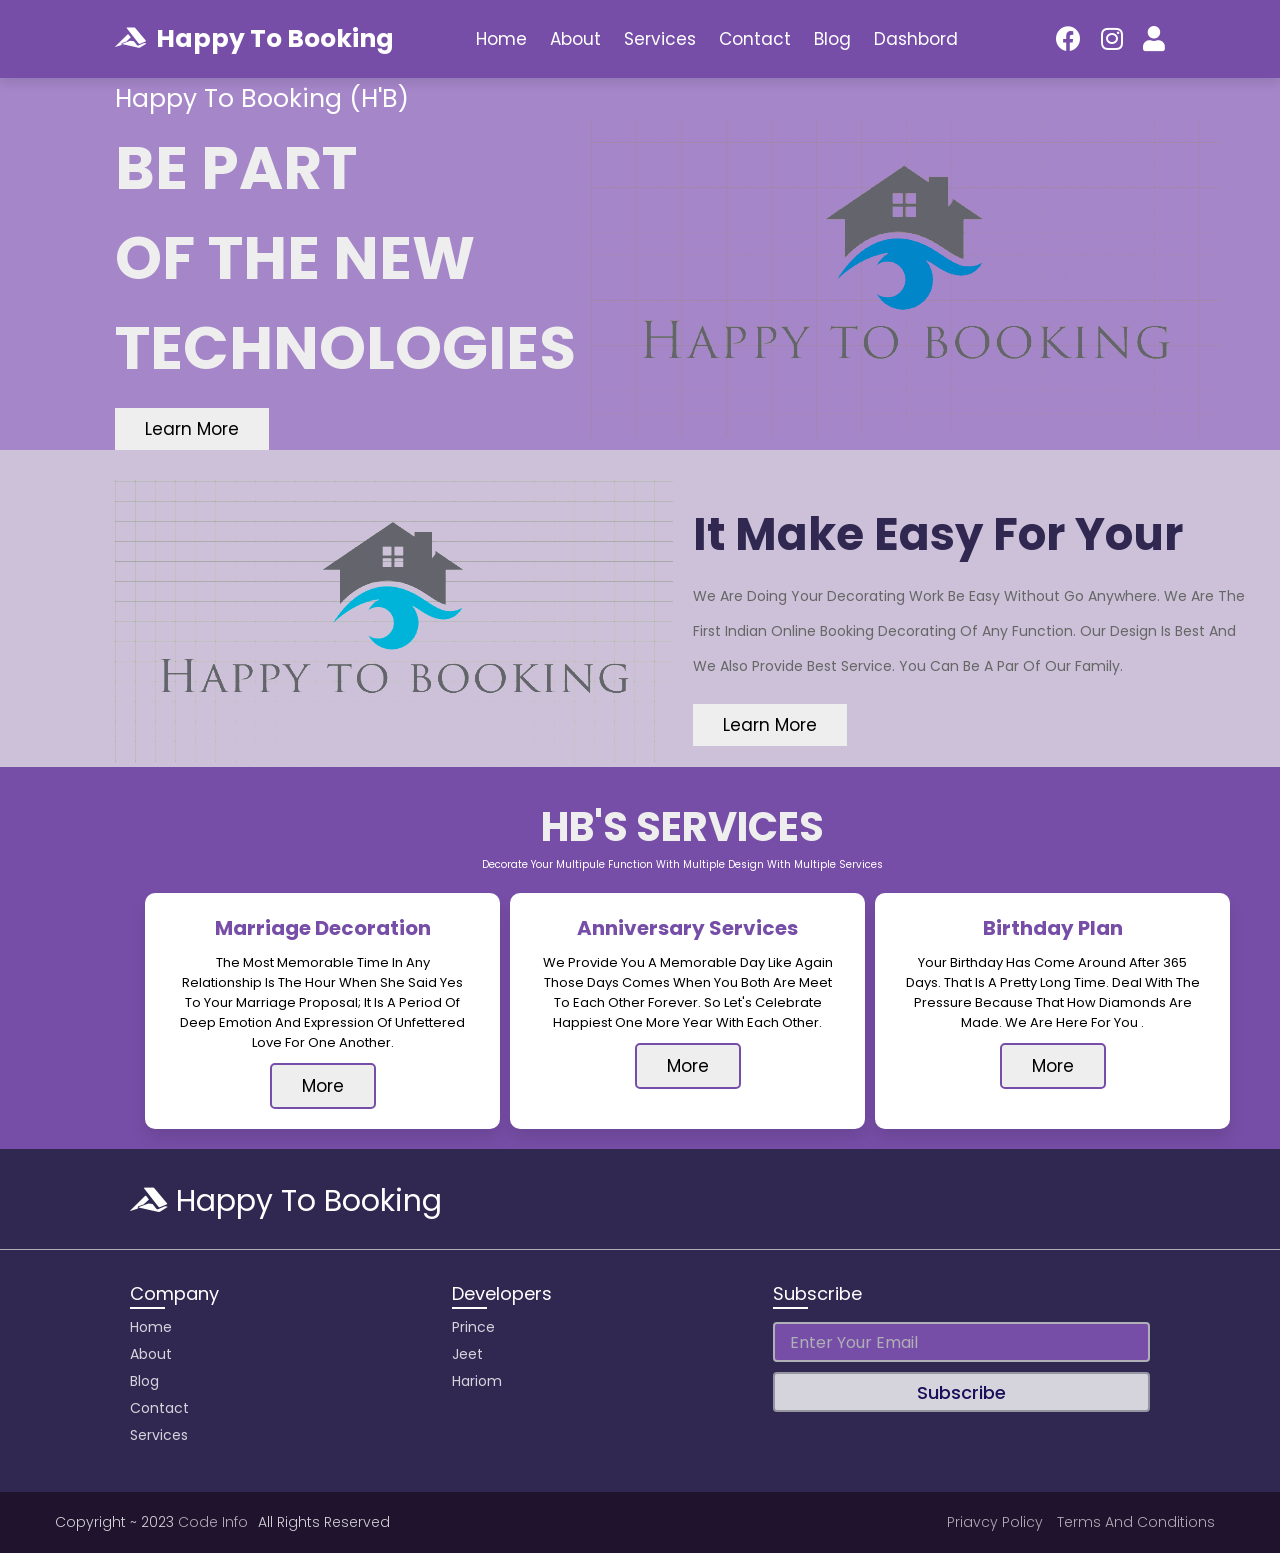
<file: index.html>
<!DOCTYPE html>
<html lang="en">

<head>
  <meta charset="UTF-8" />
  <meta http-equiv="X-UA-Compatible" content="IE=edge" />
  <meta name="viewport" content="width=device-width, initial-scale=1.0" />
  <title>HAPPY-To-BOOKING</title>
  <link rel="stylesheet" href="https://cdnjs.cloudflare.com/ajax/libs/font-awesome/5.15.4/css/all.min.css" />
  <link rel="stylesheet" href="home.css" />
  <link rel="logo" href="img logo.png" type="image/x-icon">
</head>

<body>
  <!-- Header -->
  <header class="header">
    <a href="home.html" class="logo">
      <i class="	fab fa-accusoft"></i> Happy To Booking
    </a>
    <nav class="navbar">
      <a href="home.html" class="active">Home</a>
      <a href="#about">about</a>
      <a href="Services.html">services</a>
      <a href="#contact">contact</a>
      <a href="#">Blog</a>
      <a href="dashbord.html">Dashbord</a>
    </nav>
    <div class="icons">
      <i class="fas fa-bars" id="menu-btn"></i>
      <a href="" #"><i class="fab fa-facebook"></i></a>
      <a href="https://www.instagram.com/happytobooking/"><i class="fab fa-instagram"></i></a>
      <a href="signup.html"><i class="fas fa-user"></i></a>
    </div>
  </header>

  <!-- Home Section -->
  <section class="home">
    <div class="container">
      <div class="landing">
        <div class="content">
          <span>Happy To Booking (H'B)</span>
          <h3>
            be part <br />
            of the new <br />
            technologies
          </h3>
          <a href="#" class="btn">Learn More</a>
        </div>
        <div class="image">
          <img src="img logo.png" style="mix-blend-mode: darken;" alt="logo" />
        </div>
      </div>
    </div>
  </section>
  <!-- about Section -->
  <section class="about" id="about">
    <div class="image">
      <img src="img logo.png" style="mix-blend-mode: darken;" alt="logo" />
    </div>

    <div class="content">
      <h3>It make easy for your</h3>
      <p>
        we are doing your decorating work be easy without go anywhere.
        we are the first indian online booking decorating of any function.
        our design is best and we also provide best service.
        you can be a par of our family.
      </p>
      <a href="#" class="btn">learn more</a>
    </div>
  </section>

  <!-- Services Section -->
  <section class="services" id="services">
    <h2>HB's services </h2>
    <p>
      decorate your multipule function with multiple design with multiple services
    </p>
    <div class="services-box">
      <div class="box">
        <h3>marriage Decoration</h3>
        <p>
          The most memorable time in any relationship is the hour when she said
          yes to your marriage proposal; it is a period of deep emotion and
          expression of unfettered love for one another.
        </p>
        <a href="#" class="btn">More</a>
      </div>
      <div class="box">
        <h3>anniversary services</h3>
        <p>
          We provide you a memorable day like again those days comes when you both
          are meet to each other forever.
          so let's celebrate happiest one more year with each other.

        </p>
        <a href="#" class="btn">More</a>
      </div>
      <div class="box">
        <h3>Birthday plan</h3>
        <p>
          Your birthday has come around after 365 days. That is a pretty long
          time. Deal with the pressure because that how diamonds are made.
          we are here for you .
        </p>
        <a href="#" class="btn">More</a>
      </div>
    </div>
  </section>
  <!-- Footer Section -->
  <footer id="contact">
    <div class="footer-content">
      <div class="top">
        <div class="logo-details">
          <i class="fab fa-accusoft"></i>
          <span class="logo_name">Happy to booking</span>
        </div>
      </div>
      <div class="link-boxes">
        <ul class="box">
          <li class="link_name">Company</li>
          <li><a href="home.html">Home</a></li>
          <li><a href="#">About</a></li>
          <li><a href="#">Blog</a></li>
          <li><a href="#">Contact</a></li>
          <li><a href="#">Services</a></li>
        </ul>
        <ul class="box">
          <li class="link_name">Developers</li>
          <li><a href="#">Prince</a></li>
          <li><a href="#">Jeet</a></li>
          <li><a href="#">Hariom</a></li>
          <!-- <li><a href="#">Paypal</a></li>
            <li><a href="#">Wise wire</a></li> -->
        </ul>
        <ul class="box input-box">
          <li class="link_name">Subscribe</li>
          <li><input type="email" placeholder="Enter your Email" /></li>
          <li><input type="button" value="Subscribe" /></li>
        </ul>
      </div>
    </div>

    <!-- Copyright -->
    <div class="bottom-details">
      <div class="bottom_text">
        <span class="copyright_text">Copyright ~ 2023 <a href="#">Code Info</a>All rights reserved</span>
        <span class="policy_terms">
          <a href="#">Priavcy policy</a>
          <a href="#">terms and conditions</a>
        </span>
      </div>
    </div>
  </footer>

  <script>
    let navbar = document.querySelector(".navbar");

    document.querySelector("#menu-btn").onclick = () => {
      navbar.classList.toggle("active");
    };
  </script>
</body>

</html>
</file>
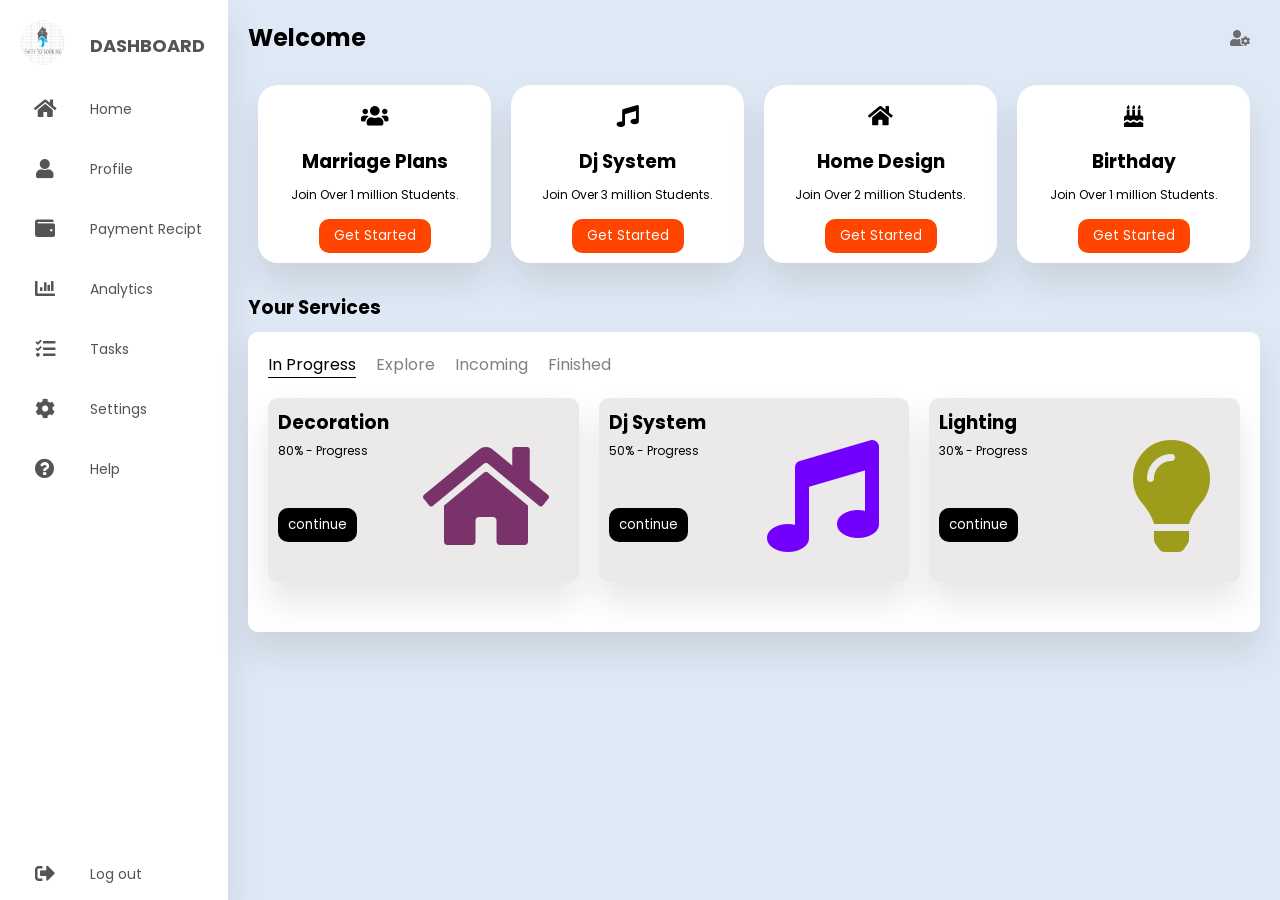
<file: dashbord.html>
<!DOCTYPE html>
<html lang="en">
  <head>
    <meta charset="UTF-8" />
    <title>Dashboard | Happy-To-Booking</title>
    <link rel="stylesheet" href="dashbord.css" />
    <!-- Font Awesome Cdn Link -->
    <link
      rel="stylesheet"
      href="https://cdnjs.cloudflare.com/ajax/libs/font-awesome/5.15.4/css/all.min.css"
    />
  </head>
  <body>
    <div class="container">
      <nav>
        <ul>
          <li>
            <a href="#" class="logo">
              <img
                src="img logo.png"
                style="mix-blend-mode: darken"
                alt="logo"
              />
              <span class="nav-item">DashBoard</span>
            </a>
          </li>
          <li>
            <a href="home.html">
              <i class="fas fa-home"></i>
              <span class="nav-item">Home</span>
            </a>
          </li>
          <li>
            <a href="">
              <i class="fas fa-user"></i>
              <span class="nav-item">Profile</span>
            </a>
          </li>
          <li>
            <a href="">
              <i class="fas fa-wallet"></i>
              <span class="nav-item">Payment Recipt</span>
            </a>
          </li>
          <li>
            <a href="">
              <i class="fas fa-chart-bar"></i>
              <span class="nav-item">Analytics</span>
            </a>
          </li>
          <li>
            <a href="">
              <i class="fas fa-tasks"></i>
              <span class="nav-item">Tasks</span>
            </a>
          </li>
          <li>
            <a href="">
              <i class="fas fa-cog"></i>
              <span class="nav-item">Settings</span>
            </a>
          </li>
          <li>
            <a href="">
              <i class="fas fa-question-circle"></i>
              <span class="nav-item">Help</span>
            </a>
          </li>
          <li>
            <a href="" class="logout">
              <i class="fas fa-sign-out-alt"></i>
              <span class="nav-item">Log out</span>
            </a>
          </li>
        </ul>
      </nav>

      <section class="main">
        <div class="main-top">
          <h1>Welcome</h1>
          <i class="fas fa-user-cog"></i>
        </div>
        <div class="main-skills">
          <div class="card">
            <i class="fa fa-users"></i>
            <h3>Marriage Plans</h3>
            <p>Join Over 1 million Students.</p>
            <button>Get Started</button>
          </div>
          <div class="card">
            <i class="fas fa-music"></i>
            <h3>Dj System</h3>
            <p>Join Over 3 million Students.</p>
            <button>Get Started</button>
          </div>
          <div class="card">
            <i class="fas fa-home"></i>
            <h3>Home design</h3>
            <p>Join Over 2 million Students.</p>
            <button>Get Started</button>
          </div>
          <div class="card">
            <i class="fas fa-birthday-cake"></i>
            <h3>Birthday</h3>
            <p>Join Over 1 million Students.</p>
            <button>Get Started</button>
          </div>
        </div>

        <section class="main-course">
          <h1>Your Services</h1>
          <div class="course-box">
            <ul>
              <li class="active">In progress</li>
              <li>explore</li>
              <li>incoming</li>
              <li>finished</li>
            </ul>
            <div class="course">
              <div class="box">
                <h3>Decoration</h3>
                <p>80% - progress</p>
                <button>continue</button>
                <i class="fa fa-home teal-color"></i>
              </div>
              <div class="box">
                <h3>Dj System</h3>
                <p>50% - progress</p>
                <button>continue</button>
                <i class="fas fa-music orange-color"></i>
              </div>
              <div class="box">
                <h3>Lighting</h3>
                <p>30% - progress</p>
                <button>continue</button>
                <i class="fas fa-lightbulb yellow-color"></i>
              </div>
            </div>
          </div>
        </section>
      </section>
    </div>
  </body>
</html>
</file>
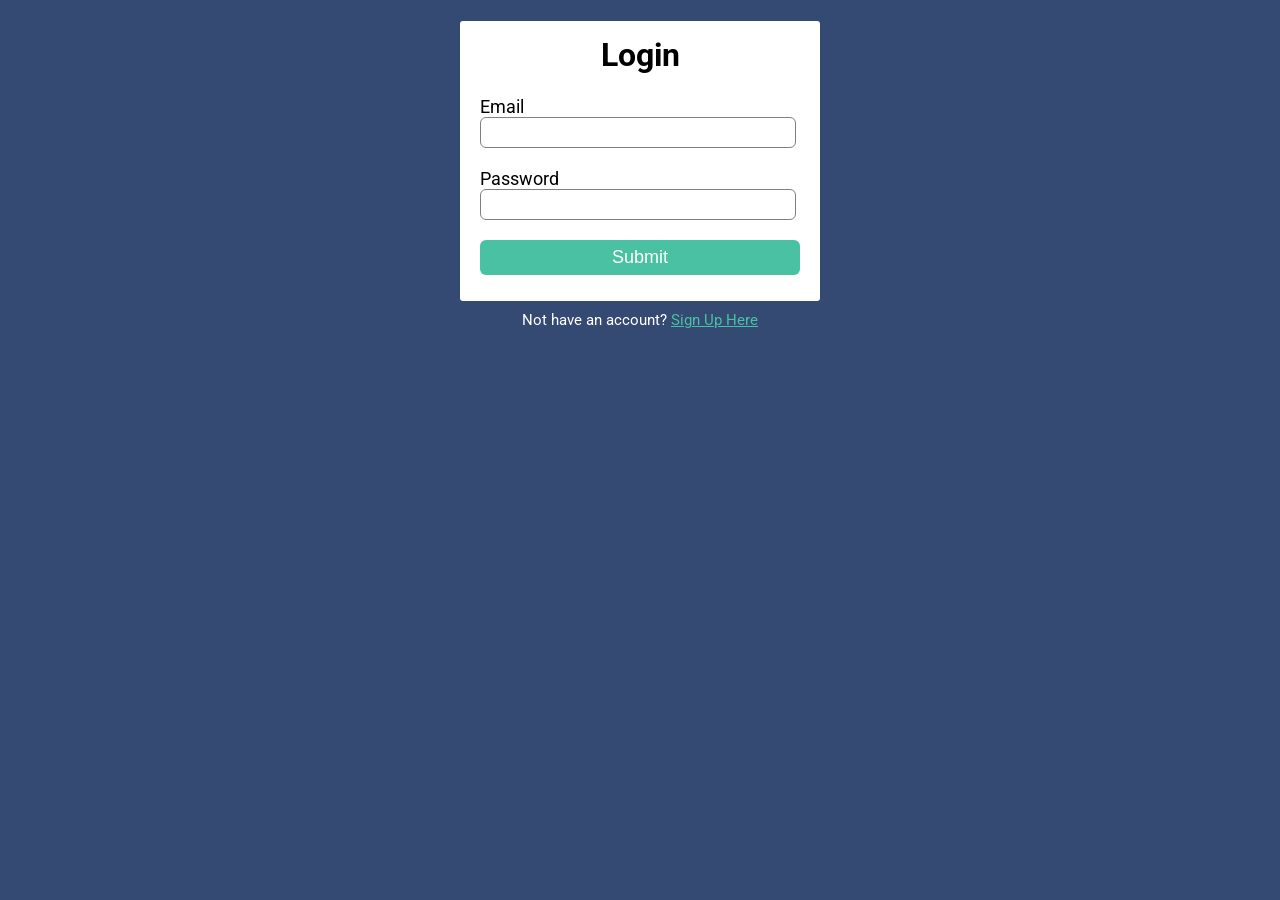
<file: loginform.html>
<!DOCTYPE html>
<html lang="en">
  <head>
    <title>Login | Happy-To-Booking</title>
    <link rel="stylesheet" href="loginform.css" />
    <link
      href="https://fonts.googleapis.com/css2?family=Roboto:wght@300&display=swap"
      rel="stylesheet"
    />
  </head>
  <body>
    <div class="login-box">
      <h1>Login</h1>
      <form>
        <label>Email</label>
        <input type="email" placeholder="" />
        <label>Password</label>
        <input type="password" placeholder="" />
        <input type="button" value="Submit" />
      <closeform></closeform></form>
    </div>
    <p class="para-2">
      Not have an account? <a href="signup.html">Sign Up Here</a>
    </p>
  </body>
</html>
</file>
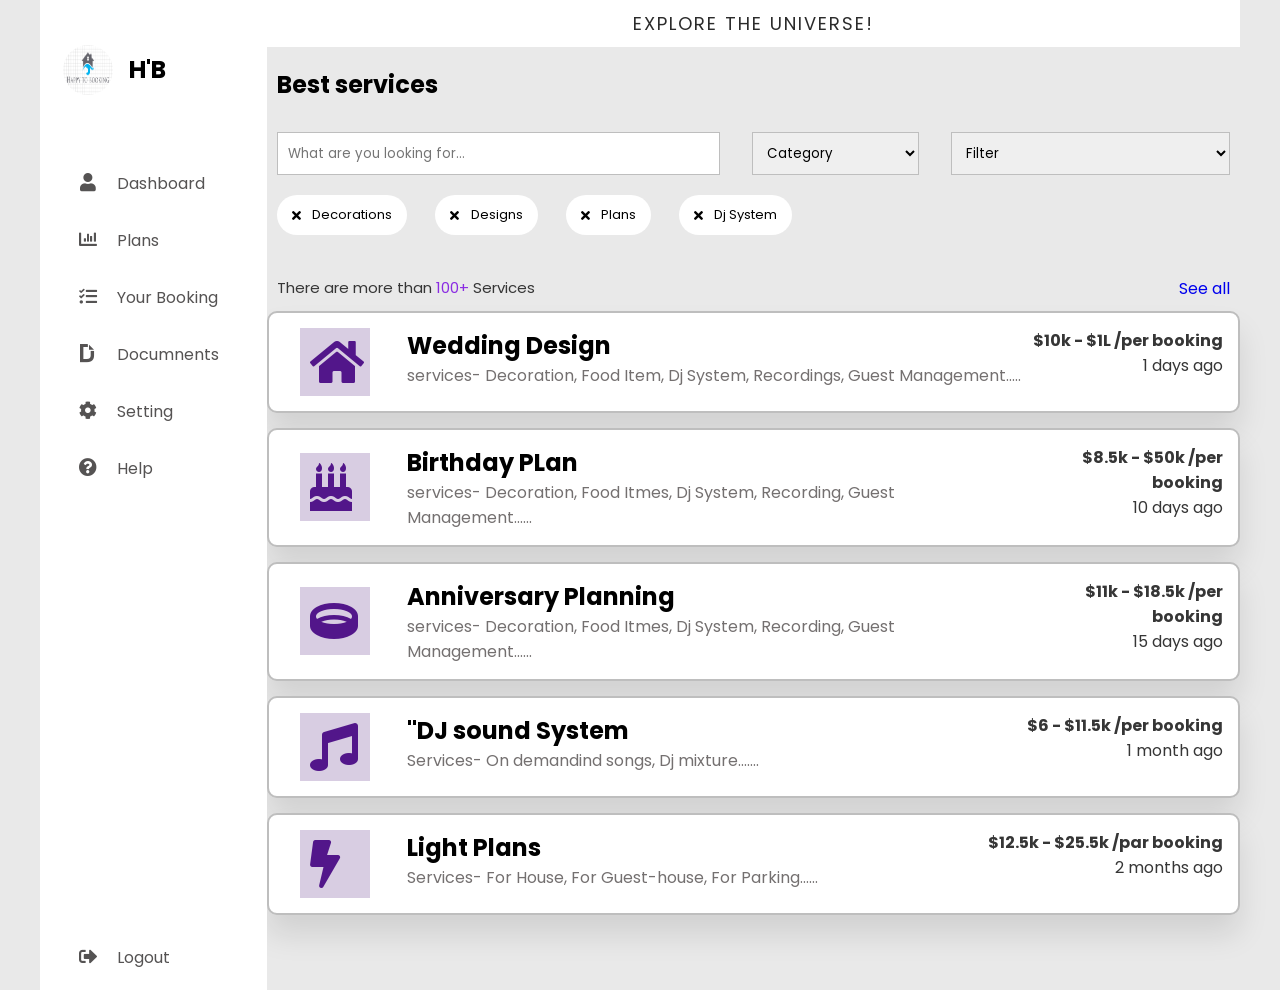
<file: Services.html>
<!DOCTYPE html>
<html lang="en">
<head>
  <title>Happy-To-Booking/Dashbord</title>
  <link rel="stylesheet" href="Services.css" />
  <!-- Font Awesome Cdn Link -->
  <link rel="stylesheet" href="https://cdnjs.cloudflare.com/ajax/libs/font-awesome/5.15.4/css/all.min.css" />
</head>
<body>
  <div class="container">
    <nav>
      <div class="navbar">
        <div class="logo">
          <img src="img logo.png" style="mix-blend-mode: darken;" alt="logo">
          <h1>H'B</h1>
        </div>
        <ul>
          <li><a href="Services.html">
            <i class="fas fa-user"></i>
            <span class="nav-item">Dashboard</span>
          </a>
          </li>
          <li><a href="#">
            <i class="fas fa-chart-bar"></i>
            <span class="nav-item">Plans</span>
          </a>
          </li>
          <li><a href="#">
            <i class="fas fa-tasks"></i>
            <span class="nav-item">Your Booking</span>
          </a>
          </li>
          <li><a href="#">
            <i class="fab fa-dochub"></i>
            <span class="nav-item">Documnents</span>
          </a>
          </li>
          <li><a href="#">
            <i class="fas fa-cog"></i>
            <span class="nav-item">Setting</span>
          </a>
          </li>
          <li><a href="#">
            <i class="fas fa-question-circle"></i>
            <span class="nav-item">Help</span>
          </a>
          </li>
          <li><a href="#" class="logout">
            <i class="fas fa-sign-out-alt"></i>
            <span class="nav-item">Logout</span>
          </a>
          </li>
        </ul>
      </div>
    </nav>

    <section class="main">
      <div class="main-top">
        <p>Explore the universe!</p>
      </div>
      <div><h1>Best services</h1></div>
      
      <div class="search_bar">
        <input type="search" placeholder="What are you looking for...">
        <select name="" id="">
          <option>Category</option>
          <option>Marriage Plans</option>
          <option>Birthdays Plans</option>
          <option>Anniversary Plans</option>
          <option>Particular material</option>
        </select>
        <select class="filter">
          <option>Filter</option>
        </select>
      </div>

      <div class="tags_bar">
        <div class="tag">
          <i class="fas fa-times"></i>
          <span>Decorations</span>
        </div>
        <div class="tag">
          <i class="fas fa-times"></i>
          <span>Designs</span>
        </div>
        <div class="tag">
          <i class="fas fa-times"></i>
          <span>Plans</span>
        </div>
        <div class="tag">
          <i class="fas fa-times"></i>
          <span>Dj System</span>
        </div>
      </div>

      <div class="row">
        <p>There are more than <span>100+</span> Services</p>
        <a href="#">See all</a>
      </div>

      <div class="job_card">
        <div class="job_details">
          <div class="img">
            <i class="fas fa-home"></i>
          </div>
          <div class="text">
            <h2>Wedding Design</h2>
            <span>services- Decoration, Food Item, Dj System, Recordings, Guest Management.....</span>
          </div>
        </div>
        <div class="job_salary">
          <h4>$10k - $1L /per booking</h4>
          <span>1 days ago</span>
        </div>
      </div>
      
      <div class="job_card">
        <div class="job_details">
          <div class="img">
            <i class="fas fa-birthday-cake"></i>
          </div>
          <div class="text">
            <h2>Birthday PLan</h2>
            <span>services- Decoration, Food Itmes, Dj System, Recording, Guest Management......</span>
          </div>
        </div>
        <div class="job_salary">
          <h4>$8.5k - $50k /per booking</h4>
          <span>10 days ago</span>
        </div>
      </div>

      <div class="job_card">
        <div class="job_details">
          <div class="img">
            <i class="fas fa-ring"></i>
          </div>
          <div class="text">
            <h2>Anniversary Planning</h2>
            <span>services- Decoration, Food Itmes, Dj System, Recording, Guest Management......</span>
          </div>
        </div>
        <div class="job_salary">
          <h4>$11k - $18.5k /per booking</h4>
          <span>15 days ago</span>
        </div>
      </div>

      <div class="job_card">
        <div class="job_details">
          <div class="img">
            <i class="fas fa-music"></i>
          </div>
          <div class="text">
            <h2>"DJ sound System</h2>
            <span>Services- On demandind songs, Dj mixture....... </span>
          </div>
        </div>
        <div class="job_salary">
          <h4>$6 - $11.5k /per booking</h4>
          <span>1 month ago</span>
        </div>
      </div>

      <div class="job_card">
        <div class="job_details">
          <div class="img">
            <i class="fas fa-bolt"></i>
          </div>
          <div class="text">
            <h2>Light Plans</h2>
            <span>Services- For House, For Guest-house, For Parking......</span>
          </div>
        </div>
        <div class="job_salary">
          <h4>$12.5k - $25.5k /par booking</h4>
          <span>2 months ago</span>
        </div>
      </div>
    </div>
    </section>
  </div>

</body>
</html>
</file>
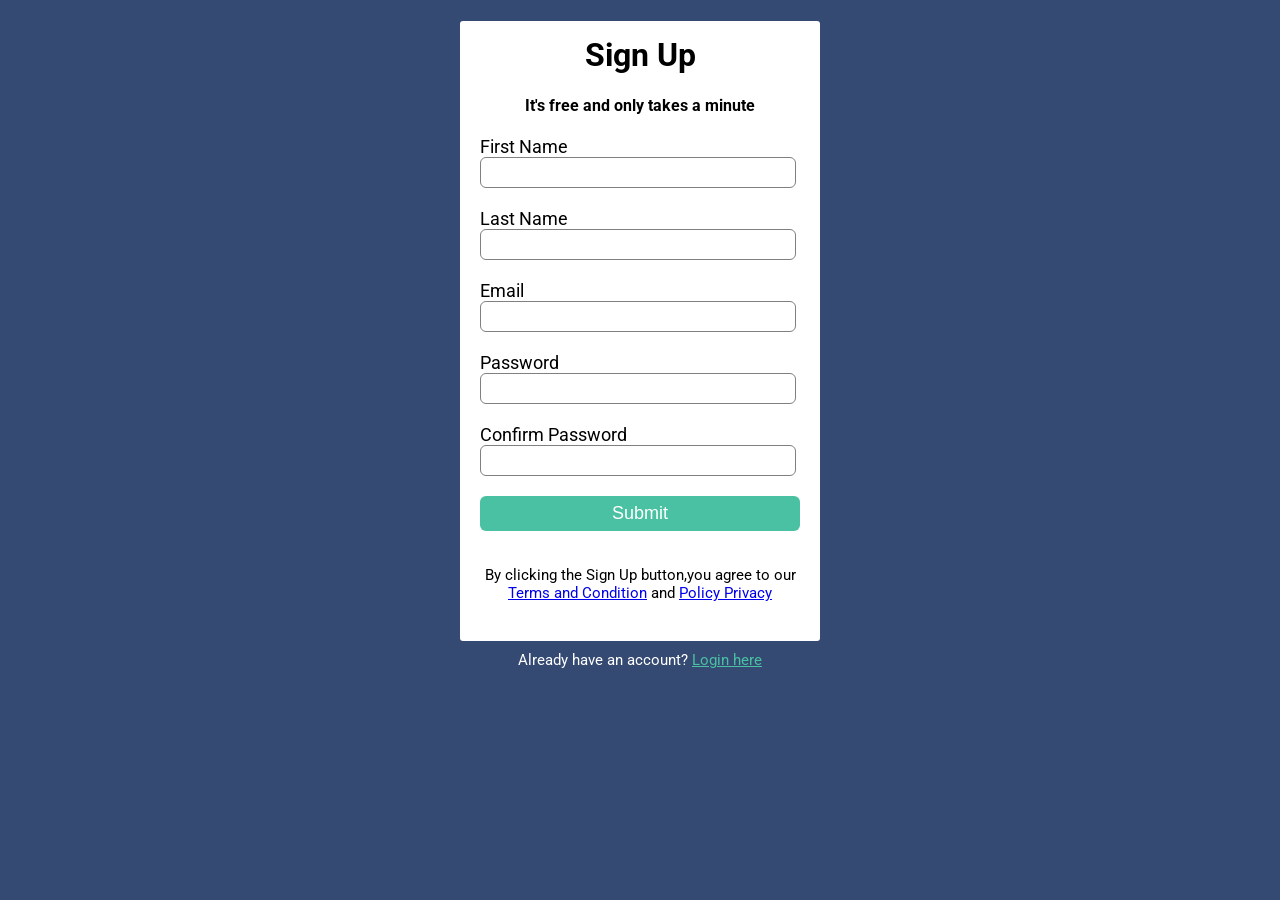
<file: signup.html>
<!DOCTYPE html>
<html lang="en">
  <head>
    <title>Sign Up | Happy-To-Booking</title>
    <link rel="stylesheet" href="signup.css" />
    <link
      href="https://fonts.googleapis.com/css2?family=Roboto:wght@300&display=swap"
      rel="stylesheet"
    />
  </head>
  <body>
    <div class="signup-box">
      <h1>Sign Up</h1>
      <h4>It's free and only takes a minute</h4>
      <form>
        <label>First Name</label>
        <input type="text" placeholder="" />
        <label>Last Name</label>
        <input type="text" placeholder="" />
        <label>Email</label>
        <input type="email" placeholder="" />
        <label>Password</label>
        <input type="password" placeholder="" />
        <label>Confirm Password</label>
        <input type="password" placeholder="" />
        <input type="button" value="Submit" />
      <closeform></closeform></form>
      <p>
        By clicking the Sign Up button,you agree to our <br />
        <a href="#">Terms and Condition</a> and <a href="#">Policy Privacy</a>
      </p>
    </div>
    <p class="para-2">
      Already have an account? <a href="loginform.html">Login here</a>
    </p>
  </body>
</html>
</file>
<file: home.css>
@import url("https://fonts.googleapis.com/css2?family=Poppins:ital,wght@0,300;1,200;1,300display=swap");
* {
  margin: 0;
  padding: 0;
  font-family: "Poppins", sans-serif;
  box-sizing: border-box;
  outline: none;
  border: none;
  text-decoration: none;
  text-transform: capitalize;
  -webkit-transition: 0.2s linear;
  transition: 0.2s linear;
}
html {
  font-size: 62.5%;
  overflow-x: hidden;
  scroll-behavior: smooth;
}
section {
  padding: 3rem 3rem 0 9%;
}

/* Header */
.header {
  position: fixed;
  top: 0;
  left: 0;
  right: 0;
  z-index: 1000;
  padding: 2rem 9%;
  display: flex;
  background: #774ea7;
  align-items: center;
  justify-content: space-between;
  box-shadow: 0 0.5rem 1rem rgba(0, 0, 0, 0.1);
}
.header .logo {
  font-size: 2.5rem;
  font-weight: bolder;
  color: #fff;
}
.header .logo i {
  color: #fff;
  padding-right: 0.5rem;
}
.header .navbar a {
  font-size: 1.7rem;
  color: #fff;
  margin: 0 1rem;
}
.header .navbar a:hover {
  color: #baa6cf;
}
.header .icons i {
  font-size: 2.5rem;
  margin-left: 1.7rem;
  cursor: pointer;
  color: #fff;
}
.header .icons i:hover {
  color: #baa6cf;
}
#menu-btn {
  display: none;
}
@media (max-width: 991px) {
  html {
    font-size: 55%;
  }
  .header {
    padding: 2rem;
  }
  section {
    padding: 3rem 2rem 0 2rem;
  }
}
@media (max-width: 768px) {
  #menu-btn {
    display: inline-block;
  }
  .header .navbar {
    position: absolute;
    top: 99%;
    left: 0;
    right: 0;
    background: #fff;
    border-top: 0.1rem solid rgba(0, 0, 0, 0.1);
    border-bottom: 0.1rem solid rgba(0, 0, 0, 0.1);
    -webkit-clip-path: polygon(0 0, 100% 0, 100% 0, 0 0);
    clip-path: polygon(0 0, 100% 0, 100% 0, 0 0);
  }
  .header .navbar.active {
    -webkit-clip-path: polygon(0 0, 100% 0, 100% 100%, 0% 100%);
    clip-path: polygon(0 0, 100% 0, 100% 100%, 0% 100%);
  }
  .header .navbar a {
    margin: 1.5rem;
    padding: 1.5rem;
    background: #774ea7;
    color: #fff;
    font-size: 2rem;
    display: block;
    border-radius: 0.5rem;
    text-align: center;
  }
  .landing .content {
    margin-top: 30px;
  }
  .about .content .btn {
    margin-bottom: 10px;
  }
}
@media (max-width: 450px) {
  html {
    font-size: 50%;
  }
  .home .container .landing .content h3 {
    font-size: 50%;
  }
}

/* Home Section */
.home {
  padding-top: 8rem;
  background: #a586c9;
  background-size: cover;
  background-position: center;
  position: relative;
}

.home .container .landing {
  display: -webkit-box;
  display: -ms-flexbox;
  display: flex;
  -webkit-box-align: center;
  -ms-flex-align: center;
  align-items: center;
  -ms-flex-wrap: wrap;
  flex-wrap: wrap;
  gap: 1.5rem;
  display: none;
}

.home .container .landing {
  display: flex;
}

.home .container .landing .content span {
  color: rgb(255, 255, 255);
  font-size: 2.5rem;
}

.home .container .landing .content h3 {
  font-size: 6rem;
  color: #eee;
  padding: 0.5rem 0;
  text-transform: uppercase;
}

.btn {
  margin-top: 1rem;
  display: inline-block;
  padding: 0.8rem 3rem;
  background: #eee;
  color: black;
  font-size: 1.7rem;
  cursor: pointer;
}

.btn:hover {
  background: rgb(105, 105, 105);
}

.home .container .landing .image {
  -webkit-box-flex: 1;
  -ms-flex: 1 1 40rem;
  flex: 1 1 40rem;
  margin: 3rem 3rem 0 0;
}

.home .container .landing .image img {
  width: 100%;

}

/* About */
.about {
  background: #ccc1d8;
  display: -webkit-box;
  display: -ms-flexbox;
  display: flex;
  -webkit-box-align: center;
  -ms-flex-align: center;
  align-items: center;
  -ms-flex-wrap: wrap;
  flex-wrap: wrap;
  gap: 2rem;
}

.about .image {
  -webkit-box-flex: 1;
  -ms-flex: 1 1 42rem;
  flex: 1 1 42rem;
}
.about .image img {
  width: 100%;
}
.about .content {
  -webkit-box-flex: 1;
  -ms-flex: 1 1 42rem;
  flex: 1 1 42rem;
}
.about .content h3 {
  color: #302851;
  font-size: 4.5rem;
}
.about .content p {
  font-size: 1.4rem;
  padding: 1rem 0;
  color: #666;
  line-height: 2.5;
}

/* Services Section */
.services {
  background: #774ea7;
  text-align: center;
  color: #fff;
}
.services-box {
  padding: 20px;
  display: flex;
}
.services h2 {
  color: #eee;
  font-size: 4rem;
  text-transform: uppercase;
}
.services-box .box {
  background: #fff;
  color: #000;
  width: 33%;
  border-radius: 10px;
  padding: 20px 30px;
  margin-left: 10px;
  box-shadow: 0 10px 15px rgba(0, 0, 0, 0.1);
}
.services-box .box h3 {
  color: #774ea7;
  font-size: 2rem;
}
.services-box .box p {
  margin-top: 10px;
  font-size: 1.3rem;
}
.services-box .box .btn {
  border: 2px solid #774ea7;
  border-radius: 5px;
}

@media (max-width: 520px) {
  .services .services-box {
    display: block;
  }
  .services .services-box .box {
    margin-top: 10px;
    width: 100%;
  }
}

/* Footer Bar */
footer {
  position: relative;
  background: #302851;
  width: 100%;
}
footer::before {
  content: "";
  position: absolute;
  left: 0;
  top: 100px;
  height: 1px;
  width: 100%;
  background: #afafb6;
}
footer .footer-content {
  max-width: 1100px;
  margin: auto;
  padding: 30px 40px 40px 40px;
}
footer .footer-content .top {
  display: flex;
  align-items: center;
  justify-content: space-between;
  margin-bottom: 50px;
}
.footer-content .top .logo-details {
  color: #fff;
  font-size: 30px;
}

footer .footer-content .link-boxes {
  width: 100%;
  display: flex;
  justify-content: space-between;
}
footer .footer-content .link-boxes .box {
  width: calc(100% / 3 - 10px);
}
.footer-content .link-boxes .box .link_name {
  color: #fff;
  font-size: 18px;
  font-weight: 400;
  margin-bottom: 10px;
  position: relative;
}
.link-boxes .box .link_name::before {
  content: "";
  position: absolute;
  left: 0;
  bottom: -2px;
  height: 2px;
  width: 35px;
  background: #fff;
}
.footer-content .link-boxes .box li {
  margin: 6px 0;
  list-style: none;
}
.footer-content .link-boxes .box li a {
  color: #fff;
  font-size: 14px;
  font-weight: 400;
  text-decoration: none;
  opacity: 0.8;
  transition: all 0.4s ease;
}
.footer-content .link-boxes .box li a:hover {
  opacity: 1;
  text-decoration: underline;
}
.footer-content .link-boxes .input-box {
  margin-right: 55px;
}
.link-boxes .input-box input {
  height: 40px;
  width: calc(100% + 55px);
  outline: none;
  border: 2px solid #afafb6;
  background: #774ea7;
  border-radius: 4px;
  padding: 0 15px;
  font-size: 15px;
  margin-top: 5px;
}
.input-box input::placeholder {
  color: #afafb6;
  font-size: 16px;
}
.input-box input[type="button"] {
  background: #fff;
  color: #140b5c;
  font-size: 18px;
  font-weight: 500;
  margin: 4px 0;
  opacity: 0.8;
  cursor: pointer;
}
.input-box input[type="button"]:hover {
  opacity: 1;
}

footer .bottom-details {
  width: 100%;
  background: #20132e;
}
footer .bottom-details .bottom_text {
  max-width: 1250px;
  margin: auto;
  padding: 20px 40px;
  display: flex;
  justify-content: space-between;
}
.bottom-details .bottom_text span,
.bottom-details .bottom_text a {
  font-size: 14px;
  font-weight: 300;
  color: #fff;
  opacity: 0.8;
  text-decoration: none;
}
.bottom-details .bottom_text a:hover {
  opacity: 1;
  text-decoration: underline;
}
.bottom-details .bottom_text a {
  margin-right: 10px;
}

@media (max-width: 900px) {
    footer .link-boxes{
        flex-wrap: wrap;
    }
    footer .footer-content .link-boxes .input-box{
        width: 40%;
        margin-top: 10px;
    }
}

@media (max-width: 700px) {
    footer{
        position: relative;
    }
    .footer-content .top .logo-details{
        font-size: 26px;
    }
    .footer-content .link-boxes .box{
        width: calc(100%/2 - 10px);
    }
    .footer-content .link-boxes .input-box{
        width: 60%;
    }
    .bottom-details .bottom_text span,
    .bottom-details .bottom_text a {
        font-size: 12px;
    }
}

@media (max-width : 520px) {
    footer::before{
        top: 100px;
    }
    .footer-content .top{
        flex-direction: column;
    }
    .link-boxes .box{
        width: calc(100%/2 - 10px);
    }
    .link-boxes .input-box{
        width: 100%;
    }
}
</file>
<file: dashbord.css>
/*  import google fonts */
@import url("https://fonts.googleapis.com/css2?family=Poppins:wght@400;500;600;700");
*{
  margin: 0;
  padding: 0;
  outline: none;
  border: none;
  text-decoration: none;
  box-sizing: border-box;
  font-family: "Poppins", sans-serif;
}
body{
  background: #dfe9f5;
}
.container{
  display: flex;
}
nav{
  position: relative;
  top: 0;
  bottom: 0;
  height: 100vh;
  left: 0;
  background: #fff;
  width: 280px;
  overflow: hidden;
  box-shadow: 0 20px 35px rgba(0, 0, 0, 0.1);
}
.logo{
  text-align: center;
  display: flex;
  margin: 10px 0 0 10px;
}
.logo img{
  width: 45px;
  height: 45px;
  border-radius: 50%;
}
.logo span{
  font-weight: bold;
  padding-left: 15px;
  font-size: 18px;
  text-transform: uppercase;
}
a{
  position: relative;
  color: rgb(85, 83, 83);
  font-size: 14px;
  display: table;
  width: 280px;
  padding: 10px;
}
nav .fas{
  position: relative;
  width: 70px;
  height: 40px;
  top: 14px;
  font-size: 20px;
  text-align: center;
}
.nav-item{
  position: relative;
  top: 12px;
  margin-left: 10px;
}
a:hover{
  background: #eee;
}
.logout{
  position: absolute;
  bottom: 0;
}

/* Main Section */
.main{
  position: relative;
  padding: 20px;
  width: 100%;
}
.main-top{
  display: flex;
  width: 100%;
}
.main-top i{
  position: absolute;
  right: 0;
  margin: 10px 30px;
  color: rgb(110, 109, 109);
  cursor: pointer;
}
.main-skills{
  display: flex;
  margin-top: 20px;
}
.main-skills .card{
  width: 25%;
  margin: 10px;
  background: #fff;
  text-align: center;
  border-radius: 20px;
  padding: 10px;
  box-shadow: 0 20px 35px rgba(0, 0, 0, 0.1);
}
.main-skills .card h3{
  margin: 10px;
  text-transform: capitalize;
}
.main-skills .card p{
  font-size: 12px;
}
.main-skills .card button{
  background: orangered;
  color: #fff;
  padding: 7px 15px;
  border-radius: 10px;
  margin-top: 15px;
  cursor: pointer;
}
.main-skills .card button:hover{
  background: rgba(223, 70, 15, 0.856);
}
.main-skills .card i{
  font-size: 22px;
  padding: 10px;
}

/* Courses */
.main-course{
  margin-top:20px ;
  text-transform: capitalize;
}
.course-box{
  width: 100%;
  height: 300px;
  padding: 10px 10px 30px 10px;
  margin-top: 10px;
  background: #fff;
  border-radius: 10px;
  box-shadow: 0 20px 35px rgba(0, 0, 0, 0.1);
}
.course-box ul{
  list-style: none;
  display: flex;
}
.course-box ul li{
  margin: 10px;
  color: gray;
  cursor: pointer;
}
.course-box ul .active{
  color: #000;
  border-bottom: 1px solid #000;
}
.course-box .course{
  display: flex;
}
.box{
  width: 33%;
  padding: 10px;
  margin: 10px;
  border-radius: 10px;
  background: rgb(235, 233, 233);
  box-shadow: 0 20px 35px rgba(0, 0, 0, 0.1);
}
.box p{
  font-size: 12px;
  margin-top: 5px;
}
.box button{
  background: #000;
  color: #fff;
  padding: 7px 10px;
  border-radius: 10px;
  margin-top: 3rem;
  cursor: pointer;
}
.box button:hover{
  background: rgba(0, 0, 0, 0.842);
}
.box i{
  font-size: 7rem;
  float: right;
  margin: -20px 20px 20px 0;
}
.html{
  color: rgb(25, 94, 54);
}
.css{
  color: rgb(104, 179, 35);
}
.js{
  color: rgb(28, 98, 179);
}
.teal-color {
    color:rgb(122, 50, 106);
}
.orange-color{
    color: rgb(115, 0, 255);
}
.yellow-color{
    color: rgb(157, 157, 27);
}
</file>
<file: loginform.css>
body {
    background-color: #344a72;
    font-family: "Roboto", sans-serif;
  }
  
  .signup-box {
    width: 360px;
    height: 620px;
    margin: auto;
    background-color: white;
    border-radius: 3px;
  }
  
  .login-box {
    width: 360px;
    height: 280px;
    margin: auto;
    border-radius: 3px;
    background-color: white;
  }
  
  h1 {
    text-align: center;
    padding-top: 15px;
  }
  
  h4 {
    text-align: center;
  }
  
  form {
    width: 300px;
    margin-left: 20px;
  }
  
  form label {
    display: flex;
    margin-top: 20px;
    font-size: 18px;
  }
  
  form input {
    width: 100%;
    padding: 7px;
    border: none;
    border: 1px solid gray;
    border-radius: 6px;
    outline: none;
  }
  input[type="button"] {
    width: 320px;
    height: 35px;
    margin-top: 20px;
    border: none;
    background-color: #49c1a2;
    color: white;
    font-size: 18px;
  }
  p {
    text-align: center;
    padding-top: 20px;
    font-size: 15px;
  }
  .para-2 {
    text-align: center;
    color: white;
    font-size: 15px;
    margin-top: -10px;
  }
  .para-2 a {
    color: #49c1a2;
  }
</file>
<file: Services.css>
/*  import google fonts */
@import url("https://fonts.googleapis.com/css2?family=Poppins:wght@400;500;600;700&display=swap");
*{
  margin: 0;
  padding: 0;
  outline: none;
  border: none;
  text-decoration: none;
  list-style: none;
  box-sizing: border-box;
  font-family: "Poppins", sans-serif;
}
body{
  background: rgb(233, 233, 233);
}
.container{
  display: flex;
  width: 1200px;
  margin: auto;
}
nav{
  position: sticky;
  top: 0;
  left: 0;
  bottom: 0;
  width: 280px;
  height: 110vh;
  background: #fff;
}
.navbar{
  width: 80%;
  margin: 0 auto;
}

.logo{
  margin: 2rem 0 1rem 0;
  padding-bottom: 3rem;
  display: flex;
  align-items: center;
}
.logo img{
  width: 50px;
  height: 50px;
  border-radius: 50%;
}
.logo h1{
  margin-left: 1rem;
  text-transform: uppercase;
}

ul{
  margin: 0 auto;
}
li{
  padding-bottom: 2rem;
}
li a{
  font-size: 16px;
  color: rgb(85, 83, 83);
}
.nav-item{

}
nav i{
  width: 50px;
  font-size: 18px;
  text-align: center;
}

.logout{
  position: absolute;
  bottom: 20px;
}

/* Main Section */
.main{
  width: 100%;
}
.main-top{
  width: 100%;
  background: #fff;
  padding: 10px;
  text-align: center;
  font-size: 18px;
  letter-spacing: 2px;
  text-transform: uppercase;
  color: rgb(43, 43, 43);
}
.main-body{
  padding: 10px 10px 10px 20px;
}
h1{
  margin: 20px 10px;
}
.search_bar{
  display: flex;
  padding: 10px;
  justify-content: space-between;
}
.search_bar input{
  width: 50%;
  padding: 10px;
  border: 1px solid rgb(190, 190, 190);
}
.search_bar input:focus{
  border: 1px solid blueviolet;
}
.search_bar select{
  border: 1px solid rgb(190, 190, 190);
  padding: 10px;
  margin-left: 2rem;
}
.search_bar .filter{
  width: 300px;
}

.tags_bar{
  width: 55%;
  display: flex;
  padding: 10px;
  justify-content: space-between;
}
.tag{
  background: #fff;
  padding: 10px 15px;
  border-radius: 20px;
  display: flex;
  align-items: center;
  font-size: 13px;
  cursor: pointer;
}
.tag i{
  margin-right: 0.7rem;
}
.row{
  display: flex;
  padding: 10px;
  margin-top: 1.3rem;
  justify-content: space-between;
}
.row p{
  color: rgb(54, 54, 54);
  font-size: 15px;
}
.row p span{
  color: blueviolet;
}
.job_card{
  width: 100%;
  padding: 15px;
  cursor: pointer;
  display: flex;
  border-radius: 10px;
  background: #fff;
  margin-bottom: 15px;
  justify-content: space-between;
  border: 2px solid rgb(190, 190, 190);
  box-shadow: 0 20px 30px rgba(0, 0, 0, 0.1);
}
.job_details{
  display: flex;
}
.job_details .img{
  display: flex;
  justify-content: center;
  align-items: center;
}
.job_details .img i{
  width: 70px;
  font-size: 3rem;
  margin-left: 1rem;
  padding: 10px;
  color: rgb(82, 22, 138);
  background: rgb(216, 205, 226);
}
.job_details .text{
  margin-left: 2.3rem;
}
.job_details .text span{
  color: rgb(116, 112, 112);
}
.job_salary{
  text-align: right;
  color: rgb(54, 54, 54);
}
.job_card:active{
  border: 2px solid blueviolet;
  transition: 0.4s;
}
</file>
<file: signup.css>
body {
    background-color: #344a72;
    font-family: "Roboto", sans-serif;
  }
  
  .signup-box {
    width: 360px;
    height: 620px;
    margin: auto;
    background-color: white;
    border-radius: 3px;
  }
  
  .login-box {
    width: 360px;
    height: 280px;
    margin: auto;
    border-radius: 3px;
    background-color: white;
  }
  
  h1 {
    text-align: center;
    padding-top: 15px;
  }
  
  h4 {
    text-align: center;
  }
  
  form {
    width: 300px;
    margin-left: 20px;
  }
  
  form label {
    display: flex;
    margin-top: 20px;
    font-size: 18px;
  }
  
  form input {
    width: 100%;
    padding: 7px;
    border: none;
    border: 1px solid gray;
    border-radius: 6px;
    outline: none;
  }
  input[type="button"] {
    width: 320px;
    height: 35px;
    margin-top: 20px;
    border: none;
    background-color: #49c1a2;
    color: white;
    font-size: 18px;
  }
  p {
    text-align: center;
    padding-top: 20px;
    font-size: 15px;
  }
  .para-2 {
    text-align: center;
    color: white;
    font-size: 15px;
    margin-top: -10px;
  }
  .para-2 a {
    color: #49c1a2;
  }
</file>
